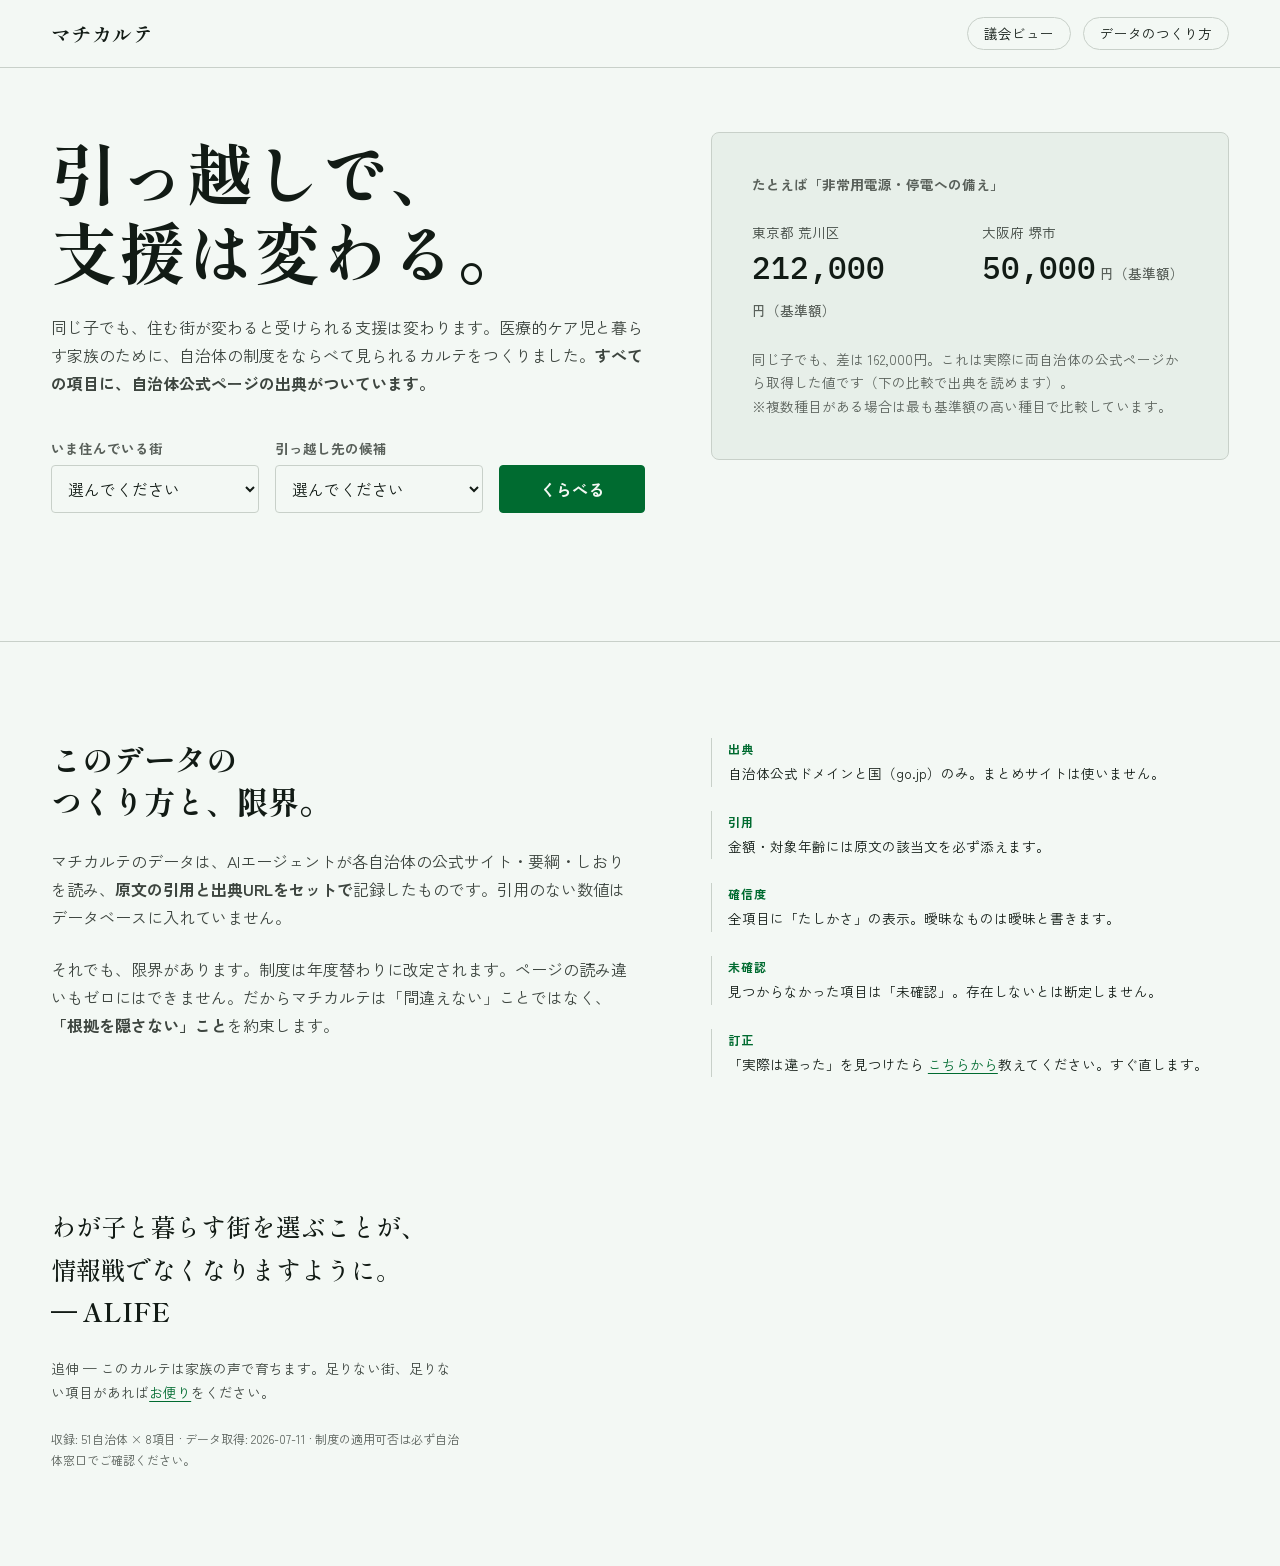
<file: index.html>
<!DOCTYPE html>
<html lang="ja">
<head>
<meta charset="UTF-8">
<meta name="viewport" content="width=device-width, initial-scale=1, viewport-fit=cover">
<title>マチカルテ — 医療的ケア児と家族のための、自治体くらべるカルテ</title>
<meta name="description" content="引っ越しで、わが子への支援はどう変わる？ 医療的ケア児家庭のための自治体制度比較。全項目に公式出典つき。">
<meta property="og:type" content="website">
<meta property="og:site_name" content="マチカルテ">
<meta property="og:locale" content="ja_JP">
<meta property="og:title" content="マチカルテ — 医療的ケア児と家族のための、自治体くらべるカルテ">
<meta property="og:description" content="引っ越しで、わが子への支援はどう変わる？ 医療的ケア児家庭のための自治体制度比較。全項目に公式出典つき。">
<meta name="twitter:card" content="summary">
<link rel="preconnect" href="https://fonts.googleapis.com">
<link rel="preconnect" href="https://fonts.gstatic.com" crossorigin>
<link href="https://fonts.googleapis.com/css2?family=Shippori+Mincho:wght@500;700&family=Zen+Kaku+Gothic+New:wght@400;700&family=IBM+Plex+Mono:wght@500&display=swap" rel="stylesheet">
<link rel="stylesheet" href="tokens.css">
<link rel="stylesheet" href="style.css">
</head>
<body>

<header class="nav-edge">
  <a class="wordmark" href="#">マチカルテ</a>
  <nav class="nav-links" aria-label="サイト内">
    <a class="cta-outline" href="gikai.html">議会ビュー</a>
    <a class="cta-outline" href="#shikumi">データのつくり方</a>
  </nav>
</header>

<main>
  <!-- Hero — Split Studio: 左＝問いと選択、右＝実データによる証明 -->
  <section class="hero split">
    <div class="hero__ask reveal" style="--i:0">
      <h1 class="hero__title">引っ越しで、<br>支援は変わる。</h1>
      <p class="hero__lede">同じ子でも、住む街が変わると受けられる支援は変わります。医療的ケア児と暮らす家族のために、自治体の制度をならべて見られるカルテをつくりました。<strong>すべての項目に、自治体公式ページの出典がついています。</strong></p>

      <form class="picker" id="picker" autocomplete="off">
        <div class="picker__field">
          <label for="sel-a">いま住んでいる街</label>
          <select id="sel-a" required></select>
        </div>
        <div class="picker__field">
          <label for="sel-b">引っ越し先の候補</label>
          <select id="sel-b" required></select>
        </div>
        <button type="submit" class="btn-compare" id="btn-compare">くらべる</button>
      </form>
      <p class="picker__note" id="picker-note" role="status"></p>
    </div>

    <div class="hero__proof reveal" style="--i:1" id="hero-proof" role="group" aria-label="実際のデータ差の例">
      <!-- app.js が実データから1件の差分例を描画する。捏造数値は使わない -->
    </div>
  </section>

  <!-- 比較カルテ本体 -->
  <section class="karte" id="karte" hidden>
    <div class="karte__head">
      <h2 class="karte__title" id="karte-title" tabindex="-1"></h2>
      <p class="karte__sub">それぞれの値の「出典」を開くと、根拠になった自治体公式ページの原文が読めます。<span class="nowrap">取得日つき。</span></p>
    </div>
    <div class="karte__cols" id="karte-cols" aria-hidden="true"></div>
    <div id="karte-rows"></div>
    <p class="karte__closing">最終判断の前に、必ず両方の自治体窓口で最新の内容をご確認ください。制度は年度替わりに変わることがあります。</p>
  </section>

  <!-- データの正直な限界 -->
  <section class="shikumi split" id="shikumi">
    <div class="shikumi__text">
      <h2>このデータの<br>つくり方と、限界。</h2>
      <p>マチカルテのデータは、AIエージェントが各自治体の公式サイト・要綱・しおりを読み、<strong>原文の引用と出典URLをセットで</strong>記録したものです。引用のない数値はデータベースに入れていません。</p>
      <p>それでも、限界があります。制度は年度替わりに改定されます。ページの読み違いもゼロにはできません。だからマチカルテは「間違えない」ことではなく、<strong>「根拠を隠さない」こと</strong>を約束します。</p>
    </div>
    <ul class="shikumi__facts">
      <li><span class="fact__label">出典</span>自治体公式ドメインと国（go.jp）のみ。まとめサイトは使いません。</li>
      <li><span class="fact__label">引用</span>金額・対象年齢には原文の該当文を必ず添えます。</li>
      <li><span class="fact__label">確信度</span>全項目に「たしかさ」の表示。曖昧なものは曖昧と書きます。</li>
      <li><span class="fact__label">未確認</span>見つからなかった項目は「未確認」。存在しないとは断定しません。</li>
      <li><span class="fact__label">訂正</span>「実際は違った」を見つけたら <a href="mailto:masaking925@gmail.com?subject=マチカルテ訂正報告">こちらから</a>教えてください。すぐ直します。</li>
    </ul>
  </section>
</main>

<footer class="foot-letter">
  <p class="foot-letter__close">わが子と暮らす街を選ぶことが、<br>情報戦でなくなりますように。<br><span class="foot-letter__sign">— ALIFE</span></p>
  <p class="foot-letter__ps">追伸 — このカルテは家族の声で育ちます。足りない街、足りない項目があれば<a href="mailto:masaking925@gmail.com?subject=マチカルテ要望">お便り</a>をください。</p>
  <p class="foot-letter__legal" id="foot-meta"></p>
</footer>

<script src="data.js" defer></script>
<script src="shigen.js" defer></script>
<script src="app.js" defer></script>
</body>
</html>
</file>
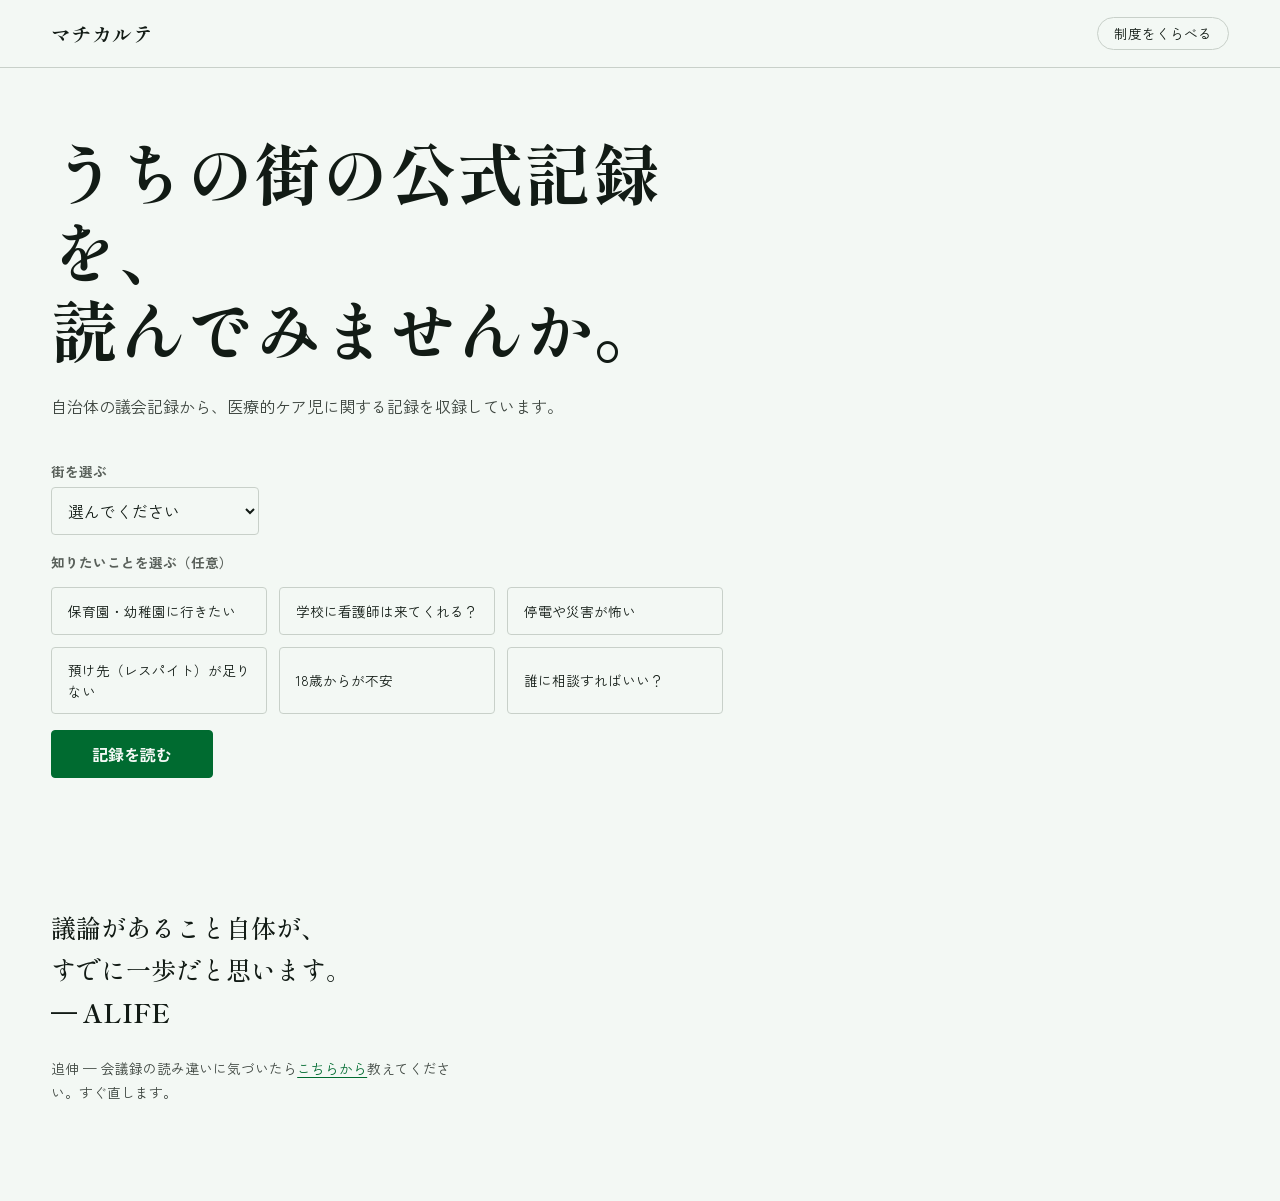
<file: gikai.html>
<!DOCTYPE html>
<html lang="ja">
<head>
<meta charset="UTF-8">
<meta name="viewport" content="width=device-width, initial-scale=1, viewport-fit=cover">
<title>議会ビュー — うちの街の公式記録を、読んでみませんか。｜マチカルテ</title>
<meta name="description" content="自治体の議会記録から、医療的ケア児に関する記録を収録しています。収録した記録を、日付・会議名・原典つきで読めます。">
<meta property="og:type" content="website">
<meta property="og:site_name" content="マチカルテ">
<meta property="og:locale" content="ja_JP">
<meta property="og:title" content="議会ビュー — うちの街の公式記録を、読んでみませんか。｜マチカルテ">
<meta property="og:description" content="自治体の議会記録から、医療的ケア児に関する記録を収録しています。収録した記録を、日付・会議名・原典つきで読めます。">
<meta name="twitter:card" content="summary">
<link rel="preconnect" href="https://fonts.googleapis.com">
<link rel="preconnect" href="https://fonts.gstatic.com" crossorigin>
<link href="https://fonts.googleapis.com/css2?family=Shippori+Mincho:wght@500;700&family=Zen+Kaku+Gothic+New:wght@400;700&family=IBM+Plex+Mono:wght@500&display=swap" rel="stylesheet">
<link rel="stylesheet" href="tokens.css">
<link rel="stylesheet" href="style.css">
<link rel="stylesheet" href="gikai-view.css">
</head>
<body>

<header class="nav-edge">
  <a class="wordmark" href="index.html">マチカルテ</a>
  <nav class="nav-links" aria-label="サイト内">
    <a class="cta-outline" href="index.html">制度をくらべる</a>
  </nav>
</header>

<main>
  <!-- 画面1: 入口（P0-IA.md §1画面1 / SPEC-L3-POC.md §3） -->
  <section class="gikai-hero">
    <div class="gikai-hero__ask reveal" style="--i:0">
      <h1 class="gikai-hero__title">うちの街の公式記録を、<br>読んでみませんか。</h1>
      <p class="gikai-hero__lede">自治体の議会記録から、医療的ケア児に関する記録を収録しています。</p>

      <form class="gikai-picker" id="gikai-picker" autocomplete="off">
        <div class="picker__field">
          <label for="gikai-sel">街を選ぶ</label>
          <select id="gikai-sel" required></select>
        </div>
        <fieldset class="theme-cards" id="theme-cards">
          <legend>知りたいことを選ぶ（任意）</legend>
          <div class="theme-cards__grid">
            <button type="button" class="theme-card" data-theme="hoiku" aria-pressed="false">保育園・幼稚園に行きたい</button>
            <button type="button" class="theme-card" data-theme="gakko" aria-pressed="false">学校に看護師は来てくれる？</button>
            <button type="button" class="theme-card" data-theme="saigai" aria-pressed="false">停電や災害が怖い</button>
            <button type="button" class="theme-card" data-theme="respite" aria-pressed="false">預け先（レスパイト）が足りない</button>
            <button type="button" class="theme-card" data-theme="ikou" aria-pressed="false">18歳からが不安</button>
            <button type="button" class="theme-card" data-theme="soudan" aria-pressed="false">誰に相談すればいい？</button>
          </div>
        </fieldset>
        <button type="submit" class="btn-compare" id="gikai-btn">記録を読む</button>
      </form>
      <p class="gikai-error" id="gikai-error" role="status" hidden>指定された街のデータが見つかりません。街を選びなおしてください。</p>
    </div>
  </section>

  <!-- 画面2: 公式記録を読む（SPEC-L3-POC.md §5.1 の順序に従う） -->
  <section class="record-view" id="record-view" hidden>
    <div class="record-view__head">
      <p class="record-view__back"><a href="gikai.html">← 別の街・問いを選びなおす</a></p>
      <!-- 1. 自治体名と生活課題 -->
      <h2 class="record-view__title" id="record-title" tabindex="-1"></h2>
      <!-- 2. 範囲説明 -->
      <p class="record-view__scope">この画面は、議会の公式記録として収録した内容を示します。</p>
    </div>

    <!-- 3. 該当する記録一覧（新しい順） -->
    <section class="theme-block" id="record-list-section">
      <h3 class="theme-block__title">収録した記録</h3>
      <p class="theme-block__note" id="record-list-note" hidden></p>
      <div class="theme-block__body" id="record-list"></div>
    </section>

    <!-- 4. 収録範囲カード（SPEC-L3-POC.md §5.2。収録件数はこのカード内だけに置く） -->
    <section class="theme-block" id="shuroku-section">
      <h3 class="theme-block__title">この街の記録について</h3>
      <dl class="shuroku-card" id="shuroku-card"></dl>
      <p class="shuroku-card__note">※収録した記録は、確認できた内容から選んだ一部です。全ての質疑ではありません。</p>
    </section>

    <!-- 5. 固定注記（SPEC-L3-POC.md §5.3。生成文ではなく全自治体共通の固定文） -->
    <section class="theme-block" id="fixed-notes-section">
      <ul class="fixed-notes">
        <li>収録しているのは、公式会議録から確認できた記録の一部です。全ての質疑ではありません。</li>
        <li>記録がないことは、議論がなかったことを意味しません。</li>
        <li>議会での答弁は、実施や予算化を保証するものではありません。現在の運用は窓口でご確認ください。</li>
      </ul>
    </section>

    <!-- 6. 並列の補助導線 -->
    <section class="theme-block" id="theme-exit-section">
      <h3 class="theme-block__title">次の一歩</h3>
      <div class="exit-grid">
        <button type="button" class="exit-card" id="exit-share">
          <span class="exit-card__title">共有する</span>
          <span class="exit-card__body">この画面のURLを家族・支援者にコピーできます。</span>
          <span class="exit-card__result" id="exit-share-result" role="status" hidden></span>
        </button>
        <div class="exit-card exit-card--static" id="exit-soudan">
          <h4 class="exit-card__title">相談窓口に聞いてみる</h4>
          <div class="exit-card__body" id="exit-soudan-body"></div>
        </div>
        <a class="exit-card" href="index.html">
          <h4 class="exit-card__title">制度をくらべる</h4>
          <p class="exit-card__body">制度カルテで、他の街と見くらべられます。</p>
        </a>
        <button type="button" class="exit-card" id="exit-wait">
          <span class="exit-card__title">今は何もしない（様子を見る）</span>
          <span class="exit-card__body" id="exit-wait-body">それも、ひとつの選び方です。</span>
        </button>
      </div>
    </section>

    <!-- 国の背景（kokkai milestones。数値・グラフは持たない） -->
    <section class="theme-block" id="theme-kokkai-section" hidden>
      <h3 class="theme-block__title">国の背景</h3>
      <div class="kokkai-timeline" id="theme-kokkai-list"></div>
    </section>
  </section>
</main>

<footer class="foot-letter">
  <p class="foot-letter__close">議論があること自体が、<br>すでに一歩だと思います。<br><span class="foot-letter__sign">— ALIFE</span></p>
  <p class="foot-letter__ps">追伸 — 会議録の読み違いに気づいたら<a href="mailto:masaking925@gmail.com?subject=マチカルテ議会ビュー訂正報告">こちらから</a>教えてください。すぐ直します。</p>
</footer>

<script src="data.js" defer></script>
<script src="gikai.js" defer></script>
<script src="kokkai.js" defer></script>
<script src="gikai-view.js" defer></script>
</body>
</html>
</file>
<file: tokens.css>
/* Hallmark · genre: editorial · macrostructure: Split Studio · theme: Garden · enrichment: none · nav: N9 · footer: Ft6 */
/* Garden — light paper · leaf-green anchor (hue 152) · JP editorial pairing */

:root {
  /* colour — OKLCH, anchor hue 152 (leaf green) */
  --color-paper:    oklch(97.5% 0.008 152);
  --color-paper-2:  oklch(94.5% 0.012 150);
  --color-paper-3:  oklch(91%   0.016 148);
  --color-rule:     oklch(85%   0.014 150);
  --color-neutral:  oklch(48%   0.012 152);
  --color-muted:    oklch(38%   0.014 154);
  --color-ink:      oklch(21%   0.016 156);
  --color-accent:   oklch(46%   0.13  152);
  --color-accent-soft: oklch(90% 0.05 152);
  --color-focus:    oklch(48%   0.15  152);
  /* confidence & status — never colour-only; always paired with text */
  --color-conf-high:   oklch(46% 0.13 152);
  --color-conf-med:    oklch(58% 0.12 80);
  --color-conf-low:    oklch(50% 0.02 152);
  --color-unconfirmed: oklch(38% 0.014 154);

  /* type — display: Shippori Mincho · body: Zen Kaku Gothic New · outlier: IBM Plex Mono (金額数字のみ) */
  --font-display: "Shippori Mincho", "Hiragino Mincho ProN", "Yu Mincho", serif;
  --font-body:    "Zen Kaku Gothic New", "Hiragino Kaku Gothic ProN", "Yu Gothic", sans-serif;
  --font-outlier: "IBM Plex Mono", ui-monospace, monospace;

  /* scale — major third 1.25 */
  --text-xs:   0.75rem;
  --text-sm:   0.85rem;
  --text-base: 1rem;
  --text-md:   1.25rem;
  --text-lg:   1.5625rem;
  --text-xl:   1.9531rem;
  --text-2xl:  2.4414rem;
  --text-display: clamp(2.1rem, 4.2vw + 0.8rem, 4.4rem);

  /* space — 4pt scale */
  --space-2xs: 0.25rem;
  --space-xs:  0.5rem;
  --space-sm:  0.75rem;
  --space-md:  1rem;
  --space-lg:  1.5rem;
  --space-xl:  2.5rem;
  --space-2xl: 4rem;
  --space-3xl: 6rem;

  /* motion */
  --ease-out: cubic-bezier(0.16, 1, 0.3, 1);
  --ease-in:  cubic-bezier(0.7, 0, 0.84, 0);
  --ease-in-out: cubic-bezier(0.65, 0, 0.35, 1);
  --dur-micro: 120ms;
  --dur-short: 220ms;
  --dur-long:  420ms;

  /* misc */
  --rule-hairline: 1px solid var(--color-rule);
  --radius-sm: 4px;
  --radius-md: 8px;
  --page-gutter: clamp(1rem, 4vw, 4rem);
  --z-base: 1;
  --z-raised: 10;
  --z-sticky: 200;
}
</file>
<file: style.css>
/* Hallmark · genre: editorial · macrostructure: Split Studio · theme: Garden · enrichment: none · nav: N9 · footer: Ft6
 * Hallmark · pre-emit critique: P4 H4 E4 S5 R4 V4
 * audience: 転居検討中の医療的ケア児家庭＋相談支援専門員 · use: 2自治体の制度比較 · tone: soft-editorial
 */

* { box-sizing: border-box; margin: 0; }
html { overflow-x: clip; }
body {
  overflow-x: clip;
  background: var(--color-paper);
  color: var(--color-ink);
  font-family: var(--font-body);
  font-size: var(--text-base);
  line-height: 1.75;
  padding-inline: max(0px, env(safe-area-inset-left));
  padding-bottom: env(safe-area-inset-bottom);
}
a { color: var(--color-accent); text-decoration-thickness: 1px; text-underline-offset: 3px; }
a:hover { text-decoration-thickness: 2px; }
:focus-visible { outline: 2px solid var(--color-focus); outline-offset: 2px; }
strong { font-weight: 700; }
.nowrap { white-space: nowrap; }

/* ---- nav · N9 edge-aligned minimal ---- */
.nav-edge {
  display: flex; flex-wrap: wrap; justify-content: space-between; align-items: center;
  padding: var(--space-md) var(--page-gutter); row-gap: var(--space-sm);
  border-bottom: var(--rule-hairline);
}
.wordmark {
  font-family: var(--font-display); font-weight: 700; font-size: var(--text-md);
  color: var(--color-ink); text-decoration: none; letter-spacing: 0.02em; white-space: nowrap;
}
.cta-outline {
  font-size: var(--text-sm); color: var(--color-ink); text-decoration: none;
  border: 1px solid var(--color-rule); border-radius: 999px;
  padding: var(--space-2xs) var(--space-md); white-space: nowrap;
  transition: border-color var(--dur-micro) var(--ease-out), background-color var(--dur-micro) var(--ease-out);
}
.cta-outline:hover { border-color: var(--color-accent); background: var(--color-paper-2); }
.cta-outline:active { transform: translateY(1px); }
.nav-links { display: flex; align-items: center; gap: var(--space-sm); }

/* ---- split base ---- */
.split { display: grid; grid-template-columns: 1fr; gap: var(--space-xl); padding: var(--space-2xl) var(--page-gutter); }
@media (min-width: 60rem) {
  .split { grid-template-columns: 1.15fr 1fr; gap: var(--space-2xl); align-items: start; }
}

/* ---- hero ---- */
.hero { padding-top: var(--space-2xl); padding-bottom: var(--space-3xl); }
.hero__title {
  font-family: var(--font-display); font-weight: 700;
  font-size: var(--text-display); line-height: 1.18; letter-spacing: 0.01em;
  overflow-wrap: anywhere; min-width: 0;
}
.hero__lede { margin-top: var(--space-lg); max-width: 38em; color: var(--color-muted); }

.picker { margin-top: var(--space-xl); display: flex; flex-wrap: wrap; gap: var(--space-md); align-items: end; }
.picker__field { display: grid; gap: var(--space-2xs); }
.picker__field label { font-size: var(--text-sm); font-weight: 700; color: var(--color-neutral); }
.picker select {
  font-family: var(--font-body); font-size: var(--text-base); color: var(--color-ink);
  background: var(--color-paper); border: 1px solid var(--color-rule); border-radius: var(--radius-sm);
  padding: var(--space-xs) var(--space-sm); min-width: 13rem; min-height: 48px;
  transition: border-color var(--dur-micro) var(--ease-out);
}
.picker select:hover { border-color: var(--color-neutral); }
.picker select:disabled { opacity: 0.5; }
.btn-compare {
  font-family: var(--font-body); font-weight: 700; font-size: var(--text-base);
  color: var(--color-paper); background: var(--color-accent);
  border: 1px solid var(--color-accent); border-radius: var(--radius-sm);
  padding: var(--space-xs) var(--space-xl); min-height: 48px; cursor: pointer; white-space: nowrap;
  transition: background-color var(--dur-micro) var(--ease-out);
}
.btn-compare:hover { background: oklch(from var(--color-accent) calc(l - 0.05) c h); }
.btn-compare:active { transform: translateY(1px); }
.btn-compare:disabled { background: var(--color-neutral); border-color: var(--color-neutral); cursor: not-allowed; }
.picker__note { margin-top: var(--space-sm); font-size: var(--text-sm); color: var(--color-neutral); min-height: 1.5em; }

/* hero proof — 実データの差分例。カード1枚、hairline枠 */
.hero__proof { border: var(--rule-hairline); border-radius: var(--radius-md); padding: var(--space-xl); background: var(--color-paper-2); }
.hero__proof .proof__item { font-size: var(--text-sm); font-weight: 700; color: var(--color-neutral); }
.hero__proof { min-width: 0; }
.hero__proof .proof__pair { display: grid; grid-template-columns: minmax(0,1fr) minmax(0,1fr); gap: var(--space-lg); margin-top: var(--space-lg); }
.hero__proof .proof__city { font-size: var(--text-sm); color: var(--color-muted); }
.hero__proof .proof__amount {
  font-family: var(--font-outlier); font-variant-numeric: tabular-nums;
  font-size: clamp(1.3rem, 1rem + 1.6vw, 1.9531rem); font-weight: 500; line-height: 1.2; margin-top: var(--space-2xs);
  overflow-wrap: anywhere;
}
.hero__proof .proof__unit { font-family: var(--font-body); font-size: var(--text-sm); color: var(--color-neutral); white-space: nowrap; }
.hero__proof .proof__note { margin-top: var(--space-lg); font-size: var(--text-sm); color: var(--color-neutral); }
.hero__proof .proof__note a { color: var(--color-accent); }

/* ---- karte（比較本体）---- */
.karte { padding: 0 var(--page-gutter) var(--space-3xl); }
.karte__head { max-width: 42em; margin-bottom: var(--space-xl); }
.karte__title { font-family: var(--font-display); font-weight: 700; font-size: var(--text-xl); line-height: 1.3; }
.karte__sub { margin-top: var(--space-sm); font-size: var(--text-sm); color: var(--color-neutral); }

.karte__cols { display: none; }
@media (min-width: 40rem) {
  .karte__cols {
    display: grid; grid-template-columns: minmax(8rem, 14rem) 1fr 1fr; gap: var(--space-lg);
    position: sticky; top: 0; z-index: var(--z-sticky);
    background: var(--color-paper); border-bottom: var(--rule-hairline);
    padding: var(--space-sm) 0; font-weight: 700; font-size: var(--text-sm);
  }
}

.krow { padding: var(--space-xl) 0; border-bottom: var(--rule-hairline); }
.krow__label { font-family: var(--font-display); font-weight: 700; font-size: var(--text-md); line-height: 1.4; }
.krow__note { margin-top: var(--space-xs); font-size: var(--text-xs); color: var(--color-neutral); line-height: 1.7; }
.krow__cells { display: grid; grid-template-columns: 1fr; gap: var(--space-lg); margin-top: var(--space-md); }
@media (min-width: 40rem) {
  .krow { display: grid; grid-template-columns: minmax(8rem, 14rem) 1fr; gap: var(--space-lg); }
  .krow__cells { grid-template-columns: minmax(0,1fr) minmax(0,1fr); margin-top: 0; }
}

.kcell { min-width: 0; }
.kcell__city { font-size: var(--text-xs); font-weight: 700; color: var(--color-neutral); letter-spacing: 0.08em; }
@media (min-width: 40rem) { .kcell__city { position: absolute; width: 1px; height: 1px; overflow: hidden; clip-path: inset(50%); } }
.kcell__amount {
  font-family: var(--font-outlier); font-variant-numeric: tabular-nums;
  font-size: var(--text-lg); font-weight: 500; line-height: 1.25; margin-top: var(--space-2xs);
}
.kcell__amount .proof__unit { font-family: var(--font-body); font-size: var(--text-sm); color: var(--color-neutral); white-space: nowrap; }
.kcell--lead .kcell__amount { text-decoration: underline; text-decoration-color: var(--color-accent); text-decoration-thickness: 3px; text-underline-offset: 6px; }
.kcell__summary { margin-top: var(--space-xs); font-size: var(--text-sm); line-height: 1.8; }
.kcell--unconfirmed .kcell__summary { color: var(--color-unconfirmed); }

/* 確信度バッジ — 色＋文字。色だけに頼らない */
.conf { display: inline-flex; align-items: center; gap: var(--space-2xs); font-size: var(--text-xs); color: var(--color-neutral); margin-top: var(--space-xs); }
.conf::before { content: ""; width: 8px; height: 8px; border-radius: 2px; background: var(--color-conf-low); }
.conf[data-level="high"]::before { background: var(--color-conf-high); }
.conf[data-level="medium"]::before { background: var(--color-conf-med); }

/* 出自バッジ — L2・L3のみ（既存の.kcellの confバッジには付けない） */
.origin {
  display: inline-block; font-size: var(--text-xs); letter-spacing: 0.08em;
  padding: var(--space-2xs) var(--space-xs); border-radius: var(--radius-sm);
  margin-top: var(--space-xs);
}
.origin--official { background: var(--color-accent-soft); color: var(--color-accent); }
.origin--kobunsho { border: 1px solid var(--color-rule); color: var(--color-muted); }
.origin--jissoku { border: 1px dashed var(--color-rule); color: var(--color-muted); }

/* L2 地域の資源 — ミニ統計の縦並び */
.shigen__list { list-style: none; padding: 0; margin-top: var(--space-xs); display: grid; gap: var(--space-2xs); }
.shigen__item { display: flex; justify-content: space-between; align-items: baseline; gap: var(--space-sm); }
.shigen__label { font-size: var(--text-sm); color: var(--color-neutral); }
.shigen__flag { margin-top: var(--space-xs); font-size: var(--text-xs); color: var(--color-neutral); }

/* 出典 disclosure */
.src { margin-top: var(--space-sm); font-size: var(--text-sm); }
.src summary {
  cursor: pointer; color: var(--color-accent); font-weight: 700; list-style: none; white-space: nowrap;
  display: inline-flex; align-items: center; gap: var(--space-2xs);
}
.src summary::-webkit-details-marker { display: none; }
.src summary::after { content: "▸"; transition: transform var(--dur-micro) var(--ease-out); }
.src[open] summary::after { transform: rotate(90deg); }
.src__body {
  margin-top: var(--space-xs); padding: var(--space-md);
  background: var(--color-paper-2); border-radius: var(--radius-sm);
}
.src__quote {
  border-inline-start: 2px solid var(--color-accent); padding-inline-start: var(--space-md);
  color: var(--color-muted); font-size: var(--text-sm); line-height: 1.9;
}
.src__meta { margin-top: var(--space-sm); font-size: var(--text-xs); color: var(--color-neutral); overflow-wrap: anywhere; }

.karte__closing { margin-top: var(--space-xl); max-width: 42em; font-size: var(--text-sm); color: var(--color-muted); }

/* ---- shikumi（限界の開示）---- */
.shikumi { border-top: var(--rule-hairline); padding-top: var(--space-3xl); padding-bottom: var(--space-2xl); }
.shikumi h2 { font-family: var(--font-display); font-weight: 700; font-size: var(--text-xl); line-height: 1.35; }
.shikumi__text p { margin-top: var(--space-lg); max-width: 36em; color: var(--color-muted); }
.shikumi__facts { list-style: none; padding: 0; display: grid; gap: var(--space-lg); align-content: start; }
.shikumi__facts li { padding-inline-start: var(--space-md); border-inline-start: 1px solid var(--color-rule); font-size: var(--text-sm); line-height: 1.9; }
.fact__label { display: block; font-weight: 700; color: var(--color-accent); font-size: var(--text-xs); letter-spacing: 0.1em; }

/* ---- footer · Ft6 letter close ---- */
.foot-letter { padding: var(--space-2xl) var(--page-gutter) var(--space-3xl); max-width: 64ch; }
.foot-letter__close { font-family: var(--font-display); font-size: var(--text-lg); font-weight: 500; line-height: 1.7; }
.foot-letter__sign { font-weight: 700; }
.foot-letter__ps { font-size: var(--text-sm); margin-top: var(--space-lg); color: var(--color-muted); }
.foot-letter__legal { font-size: var(--text-xs); margin-top: var(--space-lg); color: var(--color-neutral); }

/* ---- motion — 初回ロードのみのreveal ---- */
.reveal { opacity: 0; transform: translateY(8px); animation: reveal var(--dur-long) var(--ease-out) forwards; animation-delay: calc(var(--i, 0) * 90ms); }
@keyframes reveal { to { opacity: 1; transform: none; } }
.krow { animation: rowin var(--dur-short) var(--ease-out) both; }
@keyframes rowin { from { opacity: 0; } to { opacity: 1; } }

@media (prefers-reduced-motion: reduce) {
  *, *::before, *::after {
    animation-duration: 150ms !important;
    animation-iteration-count: 1 !important;
    transition-duration: 150ms !important;
  }
  .reveal, .krow { animation: reveal-reduced 150ms linear forwards; }
  @keyframes reveal-reduced { to { opacity: 1; transform: none; } }
}

/* mobile tighten */
@media (max-width: 40rem) {
  .picker select { min-width: 100%; width: 100%; }
  .picker__field { width: 100%; }
  .btn-compare { width: 100%; }
  .hero { padding-bottom: var(--space-2xl); }
}
</file>
<file: gikai-view.css>
/* app/gikai-view.css — 議会ビュー（L3 PoC）専用スタイル。style.css をベースに再利用し、トークンのみを使う。
 * 新しい色相・フォント・インラインhex/oklch・グラデーション・影・不要なアニメーションは追加しない。
 * 件数・順位・濃淡を視覚的に表す部品（バー・ドット・マトリクス）は置かない（SPEC-L3-POC.md §6.3）。
 */

/* ---- 画面1 hero（左バイアス・中央寄せ禁止）---- */
.gikai-hero { padding: var(--space-2xl) var(--page-gutter) var(--space-2xl); }
.gikai-hero__ask { max-width: 42em; }
.gikai-hero__title {
  font-family: var(--font-display); font-weight: 700;
  font-size: var(--text-display); line-height: 1.18; letter-spacing: 0.01em;
  overflow-wrap: anywhere; min-width: 0;
}
.gikai-hero__lede { margin-top: var(--space-lg); max-width: 38em; color: var(--color-muted); }

.gikai-picker { margin-top: var(--space-xl); display: flex; flex-wrap: wrap; gap: var(--space-md); align-items: end; }
.gikai-picker select {
  font-family: var(--font-body); font-size: var(--text-base); color: var(--color-ink);
  background: var(--color-paper); border: 1px solid var(--color-rule); border-radius: var(--radius-sm);
  padding: var(--space-xs) var(--space-sm); min-width: 13rem; min-height: 48px;
  transition: border-color var(--dur-micro) var(--ease-out);
}
.gikai-picker select:hover { border-color: var(--color-neutral); }

@media (max-width: 40rem) {
  .gikai-picker select { min-width: 100%; width: 100%; }
  .gikai-picker .picker__field { width: 100%; }
  .gikai-picker .btn-compare { width: 100%; }
}

/* 存在しない自治体IDのエラー案内（評価語ではなく状態案内） */
.gikai-error { margin-top: var(--space-md); font-size: var(--text-sm); color: var(--color-unconfirmed); line-height: 1.8; }

/* ---- 画面1: 問いカード（P0-IA.md §1画面1）---- */
.theme-cards { border: none; padding: 0; margin: 0; min-width: 0; width: 100%; }
.theme-cards legend { font-size: var(--text-sm); font-weight: 700; color: var(--color-neutral); padding: 0; margin-bottom: var(--space-sm); }
.theme-cards__grid { display: grid; grid-template-columns: repeat(auto-fill, minmax(13rem, 1fr)); gap: var(--space-sm); }
.theme-card {
  font-family: var(--font-body); font-size: var(--text-sm); text-align: left; color: var(--color-ink);
  background: var(--color-paper); border: 1px solid var(--color-rule); border-radius: var(--radius-sm);
  padding: var(--space-sm) var(--space-md); min-height: 48px; cursor: pointer; line-height: 1.5;
  transition: border-color var(--dur-micro) var(--ease-out), background-color var(--dur-micro) var(--ease-out);
}
.theme-card:hover { border-color: var(--color-neutral); }
.theme-card.is-selected { border-color: var(--color-accent); background: var(--color-accent-soft); font-weight: 700; }

/* ---- 用語チップ（I4）---- */
.term-chip {
  position: relative; border-bottom: 1px dotted var(--color-neutral); cursor: help;
}
.term-chip:focus-visible { outline: 2px solid var(--color-focus); outline-offset: 2px; }
.term-chip__pop {
  display: none; position: absolute; left: 50%; top: 100%; transform: translateX(-50%);
  margin-top: var(--space-2xs); width: max-content; max-width: min(85vw, 18rem);
  background: var(--color-ink); color: var(--color-paper); font-size: var(--text-xs); line-height: 1.6;
  padding: var(--space-xs) var(--space-sm); border-radius: var(--radius-sm); z-index: var(--z-sticky);
  text-align: left; white-space: normal;
}
.term-chip:hover .term-chip__pop,
.term-chip:focus-visible .term-chip__pop,
.term-chip.is-open .term-chip__pop { display: block; }

/* ---- 画面2: 公式記録を読む（SPEC-L3-POC.md §5）---- */
.record-view { padding: var(--space-2xl) var(--page-gutter) var(--space-3xl); max-width: 56em; }
.record-view__back a { font-size: var(--text-sm); color: var(--color-neutral); }
.record-view__title {
  margin-top: var(--space-sm); font-family: var(--font-display); font-weight: 700;
  font-size: var(--text-xl); line-height: 1.4; overflow-wrap: anywhere;
}
/* 2. 範囲説明（生成文ではなく固定文） */
.record-view__scope { margin-top: var(--space-sm); font-size: var(--text-sm); color: var(--color-muted); line-height: 1.8; }

.theme-block { margin-top: var(--space-2xl); padding-top: var(--space-2xl); border-top: var(--rule-hairline); }
.theme-block:first-of-type { margin-top: var(--space-xl); }
.theme-block__title { font-family: var(--font-display); font-weight: 700; font-size: var(--text-md); line-height: 1.4; }
.theme-block__note { margin-top: var(--space-xs); font-size: var(--text-sm); color: var(--color-neutral); line-height: 1.8; }
.theme-block__body { margin-top: var(--space-lg); display: grid; gap: var(--space-lg); }

/* 3. 記録（原典リンクは折りたたまず常時可視。SPEC §7 / §10-3） */
.record + .record { margin-top: var(--space-xl); padding-top: var(--space-xl); border-top: var(--rule-hairline); }
.record__head { font-size: var(--text-sm); font-weight: 700; color: var(--color-neutral); }
.record__date { font-family: var(--font-outlier); font-variant-numeric: tabular-nums; color: var(--color-ink); }
.record__gist { margin-top: var(--space-sm); font-size: var(--text-base); line-height: 1.9; color: var(--color-ink); }
.record__quote {
  margin-top: var(--space-md); padding-inline-start: var(--space-md);
  border-inline-start: 2px solid var(--color-rule); font-size: var(--text-sm);
  line-height: 1.9; color: var(--color-muted);
}
.record__source { margin-top: var(--space-md); font-size: var(--text-sm); overflow-wrap: anywhere; }
.record__source--none { color: var(--color-neutral); }
.record__collected { margin-top: var(--space-2xs); font-size: var(--text-xs); color: var(--color-neutral); }
.record-empty { font-size: var(--text-sm); color: var(--color-muted); line-height: 1.9; }

/* 4. 収録範囲カード（件数はこのカード内だけに置く。SPEC §5.2） */
.shuroku-card {
  margin-top: var(--space-lg); padding: var(--space-lg);
  border: var(--rule-hairline); border-radius: var(--radius-md); background: var(--color-paper-2);
}
.shuroku-card__row { display: flex; flex-wrap: wrap; gap: var(--space-sm); align-items: baseline; }
.shuroku-card__row + .shuroku-card__row { margin-top: var(--space-sm); padding-top: var(--space-sm); border-top: var(--rule-hairline); }
.shuroku-card dt { flex: 0 0 8rem; font-size: var(--text-xs); font-weight: 700; color: var(--color-neutral); letter-spacing: 0.04em; }
.shuroku-card dd { flex: 1 1 16rem; min-width: 0; margin: 0; font-size: var(--text-sm); line-height: 1.8; overflow-wrap: anywhere; }
.shuroku-card__note { margin-top: var(--space-sm); font-size: var(--text-xs); color: var(--color-neutral); line-height: 1.8; }

/* 5. 固定注記（全自治体共通の固定文。SPEC §5.3） */
.fixed-notes { margin-top: var(--space-lg); padding-inline-start: var(--space-lg); display: grid; gap: var(--space-sm); }
.fixed-notes li { font-size: var(--text-sm); color: var(--color-muted); line-height: 1.9; }

/* 6. 補助導線4カード — 同一の視覚的重み（誘導しない） */
.exit-grid { margin-top: var(--space-lg); display: grid; grid-template-columns: repeat(auto-fit, minmax(14rem, 1fr)); gap: var(--space-md); align-items: stretch; }
.exit-card {
  display: block; width: 100%; height: 100%; text-align: left; font-family: var(--font-body); color: var(--color-ink);
  text-decoration: none; background: var(--color-paper-2); border: var(--rule-hairline); border-radius: var(--radius-md);
  padding: var(--space-lg); cursor: pointer; min-height: 9rem;
  transition: border-color var(--dur-micro) var(--ease-out);
}
.exit-card:not(.exit-card--static):hover { border-color: var(--color-accent); }
.exit-card--static { cursor: default; }
.exit-card__title { font-family: var(--font-display); font-weight: 700; font-size: var(--text-base); line-height: 1.4; }
.exit-card__body { margin-top: var(--space-sm); font-size: var(--text-sm); color: var(--color-muted); line-height: 1.8; }
.exit-card__summary { font-size: var(--text-sm); color: var(--color-muted); line-height: 1.8; }
.exit-card__detail { margin-top: var(--space-xs); font-size: var(--text-xs); color: var(--color-neutral); overflow-wrap: anywhere; }
.exit-card__ask { margin-top: var(--space-sm); font-size: var(--text-xs); color: var(--color-neutral); font-style: italic; }
.exit-card__result { margin-top: var(--space-sm); font-size: var(--text-xs); color: var(--color-accent); overflow-wrap: anywhere; }
.exit-card.is-answered .exit-card__body { color: var(--color-ink); }
/* button 内は phrasing content しか置けないため、見出し・段落の代わりに span を使う。h4/p と同じ見た目にするため block 化する */
button.exit-card > .exit-card__title,
button.exit-card > .exit-card__body,
button.exit-card > .exit-card__result { display: block; }
button.exit-card > .exit-card__result[hidden] { display: none; }

@media (max-width: 40rem) {
  .theme-cards__grid { grid-template-columns: 1fr; }
  .exit-grid { grid-template-columns: 1fr; }
  .shuroku-card dt { flex-basis: 100%; }
}

/* ---- 国の背景：タイムライン（件数・グラフは持たない）---- */
.kokkai-timeline { margin-top: var(--space-lg); max-width: 48em; border-inline-start: var(--rule-hairline); }
.kokkai-milestone { position: relative; padding: 0 0 var(--space-lg) var(--space-lg); }
.kokkai-milestone::before {
  content: ""; position: absolute; left: -5px; top: 0.4em;
  width: 8px; height: 8px; border-radius: 2px; background: var(--color-accent);
}
.kokkai-milestone__head { display: flex; flex-wrap: wrap; gap: var(--space-sm); align-items: baseline; }
.kokkai-milestone__date { font-family: var(--font-outlier); font-variant-numeric: tabular-nums; font-size: var(--text-sm); color: var(--color-neutral); }
.kokkai-milestone__kind { font-size: var(--text-xs); color: var(--color-accent); border: 1px solid var(--color-rule); border-radius: var(--radius-sm); padding: 0 var(--space-xs); }
.kokkai-milestone__title { margin-top: var(--space-2xs); font-family: var(--font-display); font-weight: 700; font-size: var(--text-md); line-height: 1.5; }
.kokkai-milestone__gist { margin-top: var(--space-2xs); font-size: var(--text-sm); color: var(--color-muted); line-height: 1.8; }
.kokkai-milestone__source { margin-top: var(--space-2xs); font-size: var(--text-xs); overflow-wrap: anywhere; }

@media (prefers-reduced-motion: reduce) {
  .gikai-hero__ask.reveal { animation-duration: 150ms; }
}
</file>
